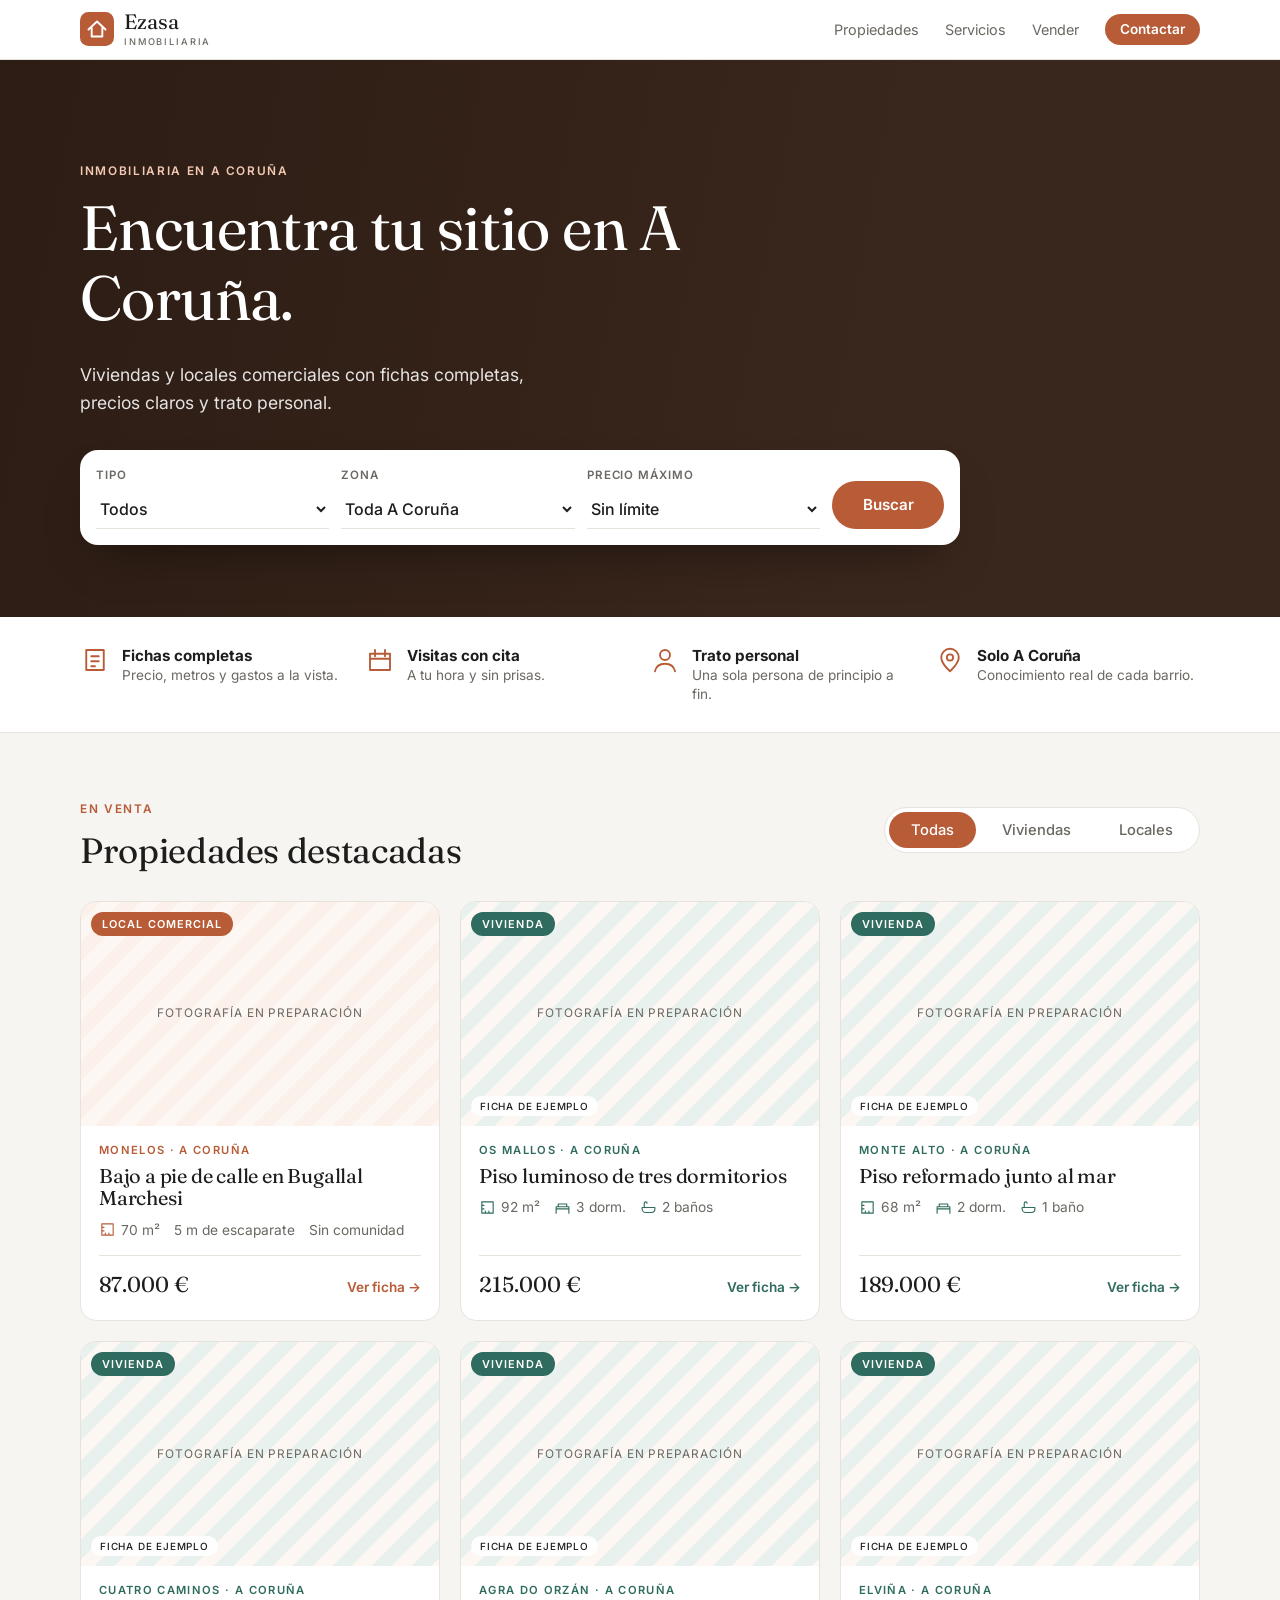
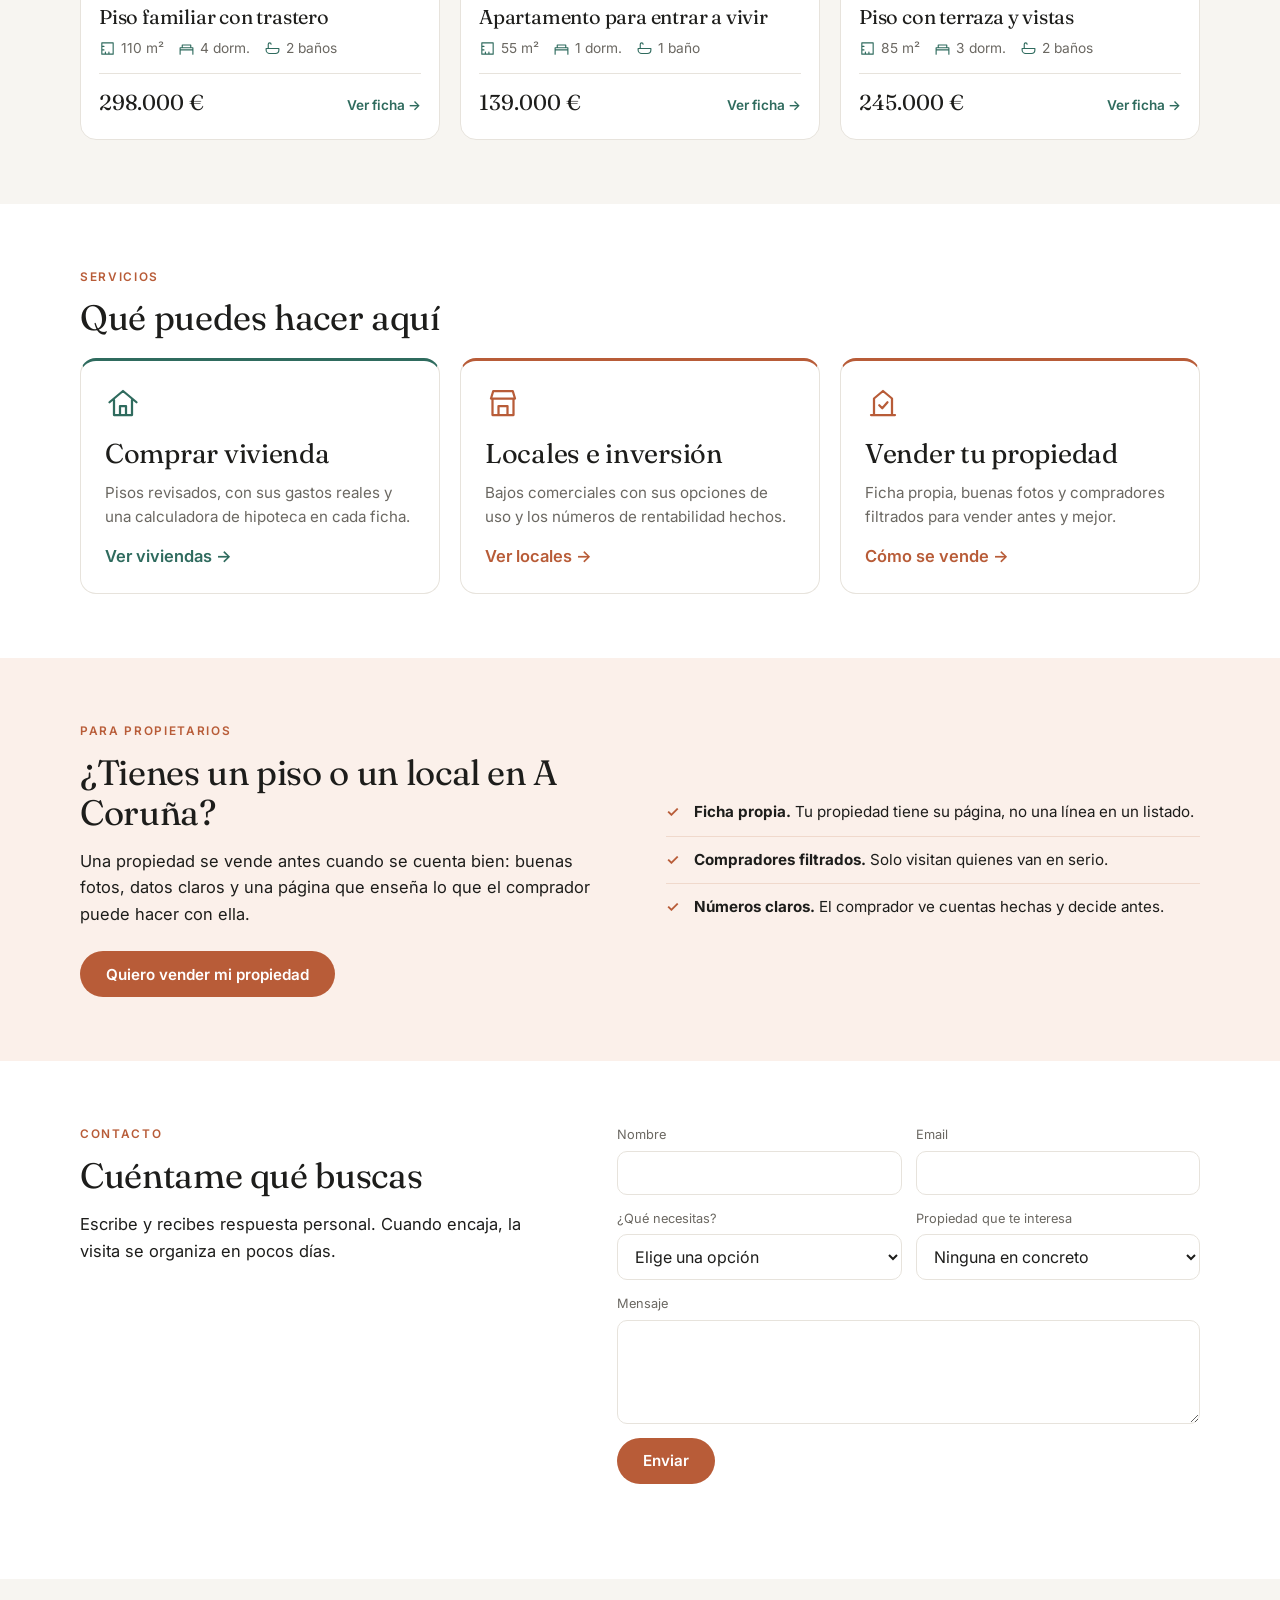
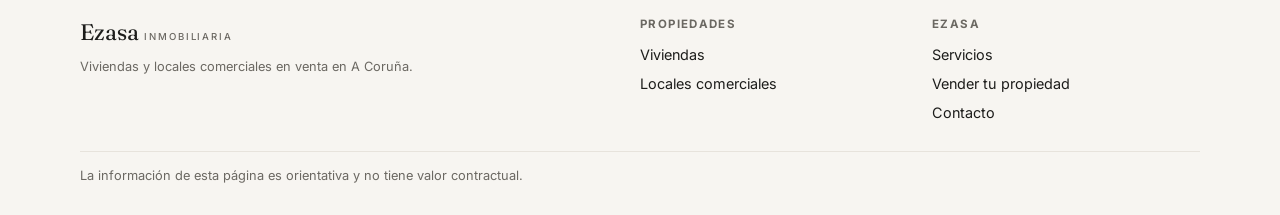
<file: index.html>
<!DOCTYPE html>
<html lang="es">
<head>
<meta charset="utf-8">
<meta name="viewport" content="width=device-width, initial-scale=1">
<title>Ezasa Inmobiliaria · Pisos y locales en A Coruña</title>
<meta name="description" content="Ezasa Inmobiliaria: viviendas y locales comerciales en venta en A Coruña, con fichas completas y trato personal.">
<meta property="og:title" content="Ezasa Inmobiliaria · A Coruña">
<meta property="og:description" content="Viviendas y locales comerciales en venta en A Coruña.">
<meta property="og:type" content="website">
<link rel="preconnect" href="https://fonts.googleapis.com">
<link rel="preconnect" href="https://fonts.gstatic.com" crossorigin>
<link href="https://fonts.googleapis.com/css2?family=Fraunces:opsz,wght@9..144,300;9..144,400;9..144,500&family=Inter:wght@400;500;600&display=swap" rel="stylesheet">
<link rel="stylesheet" href="styles.css">
</head>
<body>

<header class="top">
  <a class="brand" href="#inicio"><svg viewBox="0 0 32 32" aria-hidden="true"><rect width="32" height="32" rx="8"/><path d="M8 16.5 16 9l8 7.5M11 15v8h10v-8"/></svg><span>Ezasa<small>Inmobiliaria</small></span></a>
  <nav>
    <a href="#propiedades">Propiedades</a>
    <a href="#servicios">Servicios</a>
    <a href="#vender">Vender</a>
    <a class="btn btn-small" href="#contacto">Contactar</a>
  </nav>
</header>

<main id="inicio">

  <section class="home-hero">
    <p class="eyebrow">Inmobiliaria en A Coruña</p>
    <h1>Encuentra tu sitio en A Coruña.</h1>
    <p class="lead">Viviendas y locales comerciales con fichas completas, precios claros y trato personal.</p>
    <form class="search" id="search">
      <label>Tipo
        <select name="tipo">
          <option value="">Todos</option>
          <option value="vivienda">Vivienda</option>
          <option value="local">Local comercial</option>
        </select>
      </label>
      <label>Zona
        <select name="zona" id="zonas"><option value="">Toda A Coruña</option></select>
      </label>
      <label>Precio máximo
        <select name="max">
          <option value="">Sin límite</option>
          <option value="150000">150.000 €</option>
          <option value="200000">200.000 €</option>
          <option value="250000">250.000 €</option>
          <option value="300000">300.000 €</option>
        </select>
      </label>
      <button class="btn" type="submit">Buscar</button>
    </form>
  </section>

  <section class="trust" aria-label="Ventajas">
    <div><svg viewBox="0 0 24 24"><path d="M5 4h14v16H5zM9 9h6M9 13h6M9 17h3"/></svg><p><strong>Fichas completas</strong>Precio, metros y gastos a la vista.</p></div>
    <div><svg viewBox="0 0 24 24"><path d="M4 7h16v13H4zM4 11h16M8 4v5M16 4v5"/></svg><p><strong>Visitas con cita</strong>A tu hora y sin prisas.</p></div>
    <div><svg viewBox="0 0 24 24"><circle cx="12" cy="8" r="4"/><path d="M4 21c1-4.5 4-6 8-6s7 1.500 8 6"/></svg><p><strong>Trato personal</strong>Una sola persona de principio a fin.</p></div>
    <div><svg viewBox="0 0 24 24"><path d="M12 21s7-6.200 7-11a7 7 0 0 0-14 0c0 4.800 7 11 7 11z"/><circle cx="12" cy="10" r="2.500"/></svg><p><strong>Solo A Coruña</strong>Conocimiento real de cada barrio.</p></div>
  </section>

  <section id="propiedades" class="listing">
    <div class="listing-head">
      <div>
        <p class="eyebrow">En venta</p>
        <h2>Propiedades destacadas</h2>
      </div>
      <div class="tabs" role="tablist">
        <button role="tab" aria-selected="true" data-filter="">Todas</button>
        <button role="tab" aria-selected="false" data-filter="vivienda">Viviendas</button>
        <button role="tab" aria-selected="false" data-filter="local">Locales</button>
      </div>
    </div>
    <div id="grid" class="grid"></div>
    <p id="empty" class="sub" hidden>No hay propiedades con esos filtros ahora mismo. Prueba a ampliar la búsqueda.</p>
  </section>

  <section id="servicios" class="services">
    <p class="eyebrow">Servicios</p>
    <h2>Qué puedes hacer aquí</h2>
    <div class="service-grid">
      <article class="t-vivienda">
        <svg viewBox="0 0 24 24"><path d="M3 11.500 12 4l9 7.500M6 10v10h12V10M10 20v-6h4v6"/></svg>
        <h3>Comprar vivienda</h3>
        <p>Pisos revisados, con sus gastos reales y una calculadora de hipoteca en cada ficha.</p>
        <a class="link" href="#propiedades" data-go="vivienda">Ver viviendas →</a>
      </article>
      <article class="t-local">
        <svg viewBox="0 0 24 24"><path d="M4 9h16l-1.500-5h-13zM5 9v11h14V9M9 20v-6h6v6"/></svg>
        <h3>Locales e inversión</h3>
        <p>Bajos comerciales con sus opciones de uso y los números de rentabilidad hechos.</p>
        <a class="link" href="#propiedades" data-go="local">Ver locales →</a>
      </article>
      <article>
        <svg viewBox="0 0 24 24"><path d="M4 20h16M6 20V9l6-5 6 5v11M9.500 13.500l2 2 3.500-4"/></svg>
        <h3>Vender tu propiedad</h3>
        <p>Ficha propia, buenas fotos y compradores filtrados para vender antes y mejor.</p>
        <a class="link" href="#vender">Cómo se vende →</a>
      </article>
    </div>
  </section>

  <section id="vender" class="sell">
    <div>
      <p class="eyebrow">Para propietarios</p>
      <h2>¿Tienes un piso o un local en A Coruña?</h2>
      <p>Una propiedad se vende antes cuando se cuenta bien: buenas fotos, datos claros y una página que enseña lo que el comprador puede hacer con ella.</p>
      <a class="btn" href="#contacto">Quiero vender mi propiedad</a>
    </div>
    <ul class="args">
      <li><strong>Ficha propia.</strong> Tu propiedad tiene su página, no una línea en un listado.</li>
      <li><strong>Compradores filtrados.</strong> Solo visitan quienes van en serio.</li>
      <li><strong>Números claros.</strong> El comprador ve cuentas hechas y decide antes.</li>
    </ul>
  </section>

  <section id="contacto" class="contact">
    <div>
      <p class="eyebrow">Contacto</p>
      <h2>Cuéntame qué buscas</h2>
      <p>Escribe y recibes respuesta personal. Cuando encaja, la visita se organiza en pocos días.</p>
    </div>
    <form id="form" novalidate data-subject="Contacto desde la web de Ezasa Inmobiliaria">
      <label>Nombre<input name="Nombre" required autocomplete="name"></label>
      <label>Email<input name="Email" type="email" required autocomplete="email"></label>
      <label>¿Qué necesitas?
        <select name="Motivo" required>
          <option value="">Elige una opción</option>
          <option>Comprar para vivir</option>
          <option>Comprar para invertir</option>
          <option>Montar un negocio</option>
          <option>Vender mi propiedad</option>
        </select>
      </label>
      <label>Propiedad que te interesa
        <select name="Propiedad" id="propiedad"><option value="">Ninguna en concreto</option></select>
      </label>
      <label class="full">Mensaje<textarea name="Mensaje" rows="4"></textarea></label>
      <button class="btn full" type="submit">Enviar</button>
      <p id="formMsg" class="fine full" role="status"></p>
    </form>
  </section>

</main>

<footer class="foot">
  <div>
    <p class="foot-brand">Ezasa <small>Inmobiliaria</small></p>
    <p class="fine">Viviendas y locales comerciales en venta en A Coruña.</p>
  </div>
  <div><h4>Propiedades</h4><a href="#propiedades" data-go="vivienda">Viviendas</a><a href="#propiedades" data-go="local">Locales comerciales</a></div>
  <div><h4>Ezasa</h4><a href="#servicios">Servicios</a><a href="#vender">Vender tu propiedad</a><a href="#contacto">Contacto</a></div>
  <p class="fine foot-legal">La información de esta página es orientativa y no tiene valor contractual.</p>
</footer>

<script src="propiedades.js"></script>
<script src="script.js"></script>
</body>
</html>
</file>
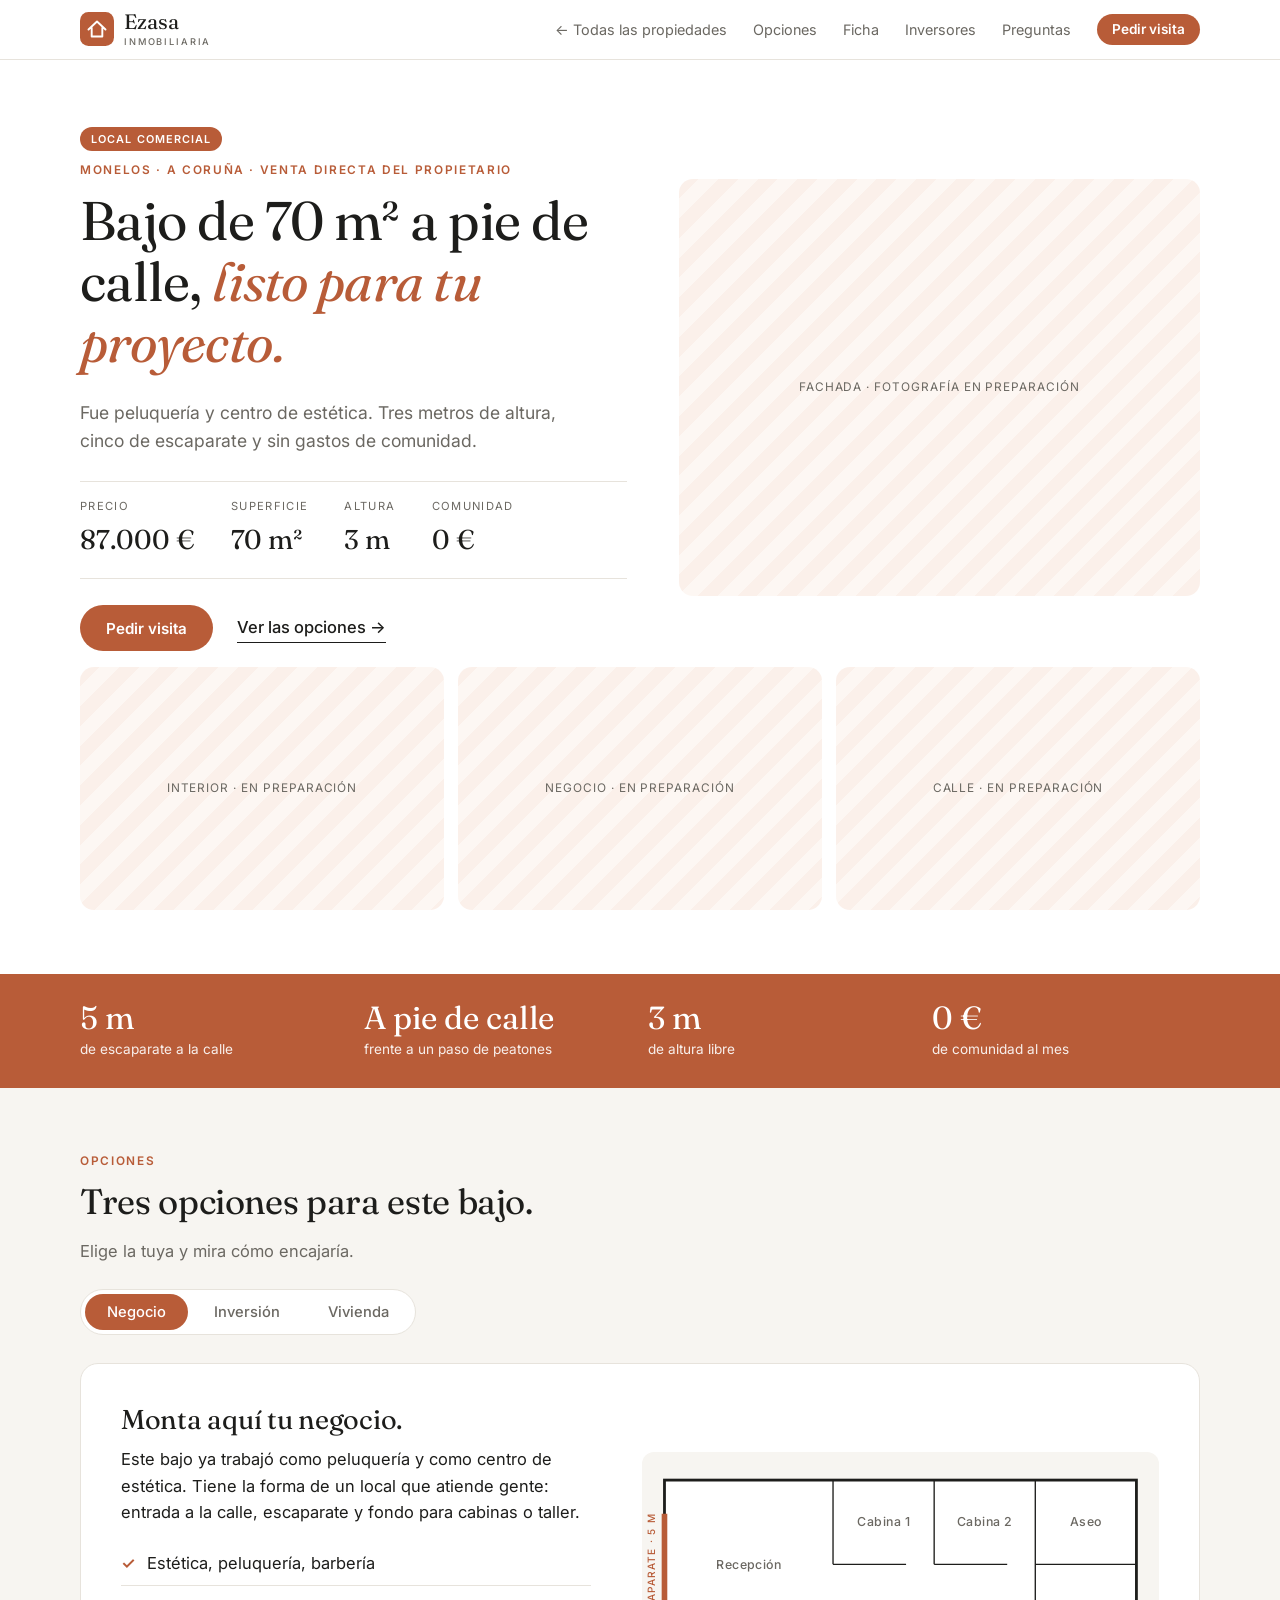
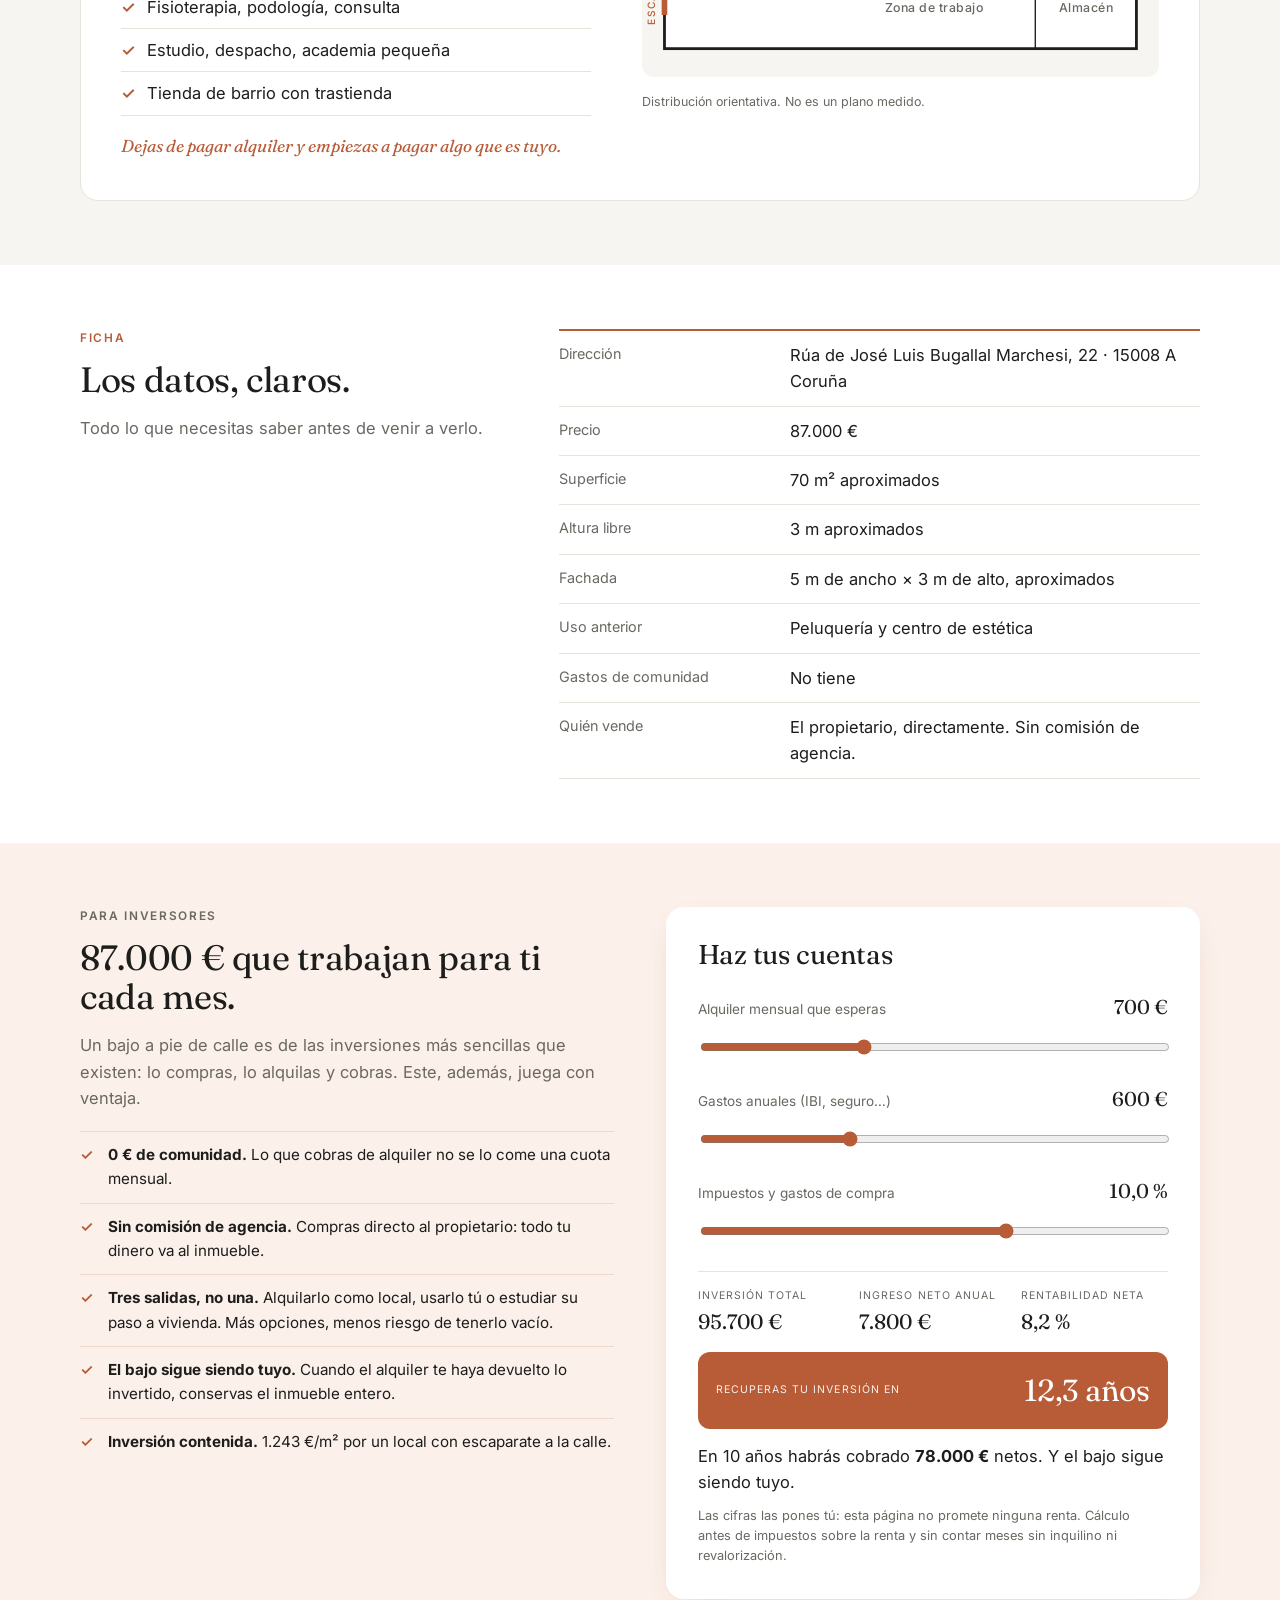
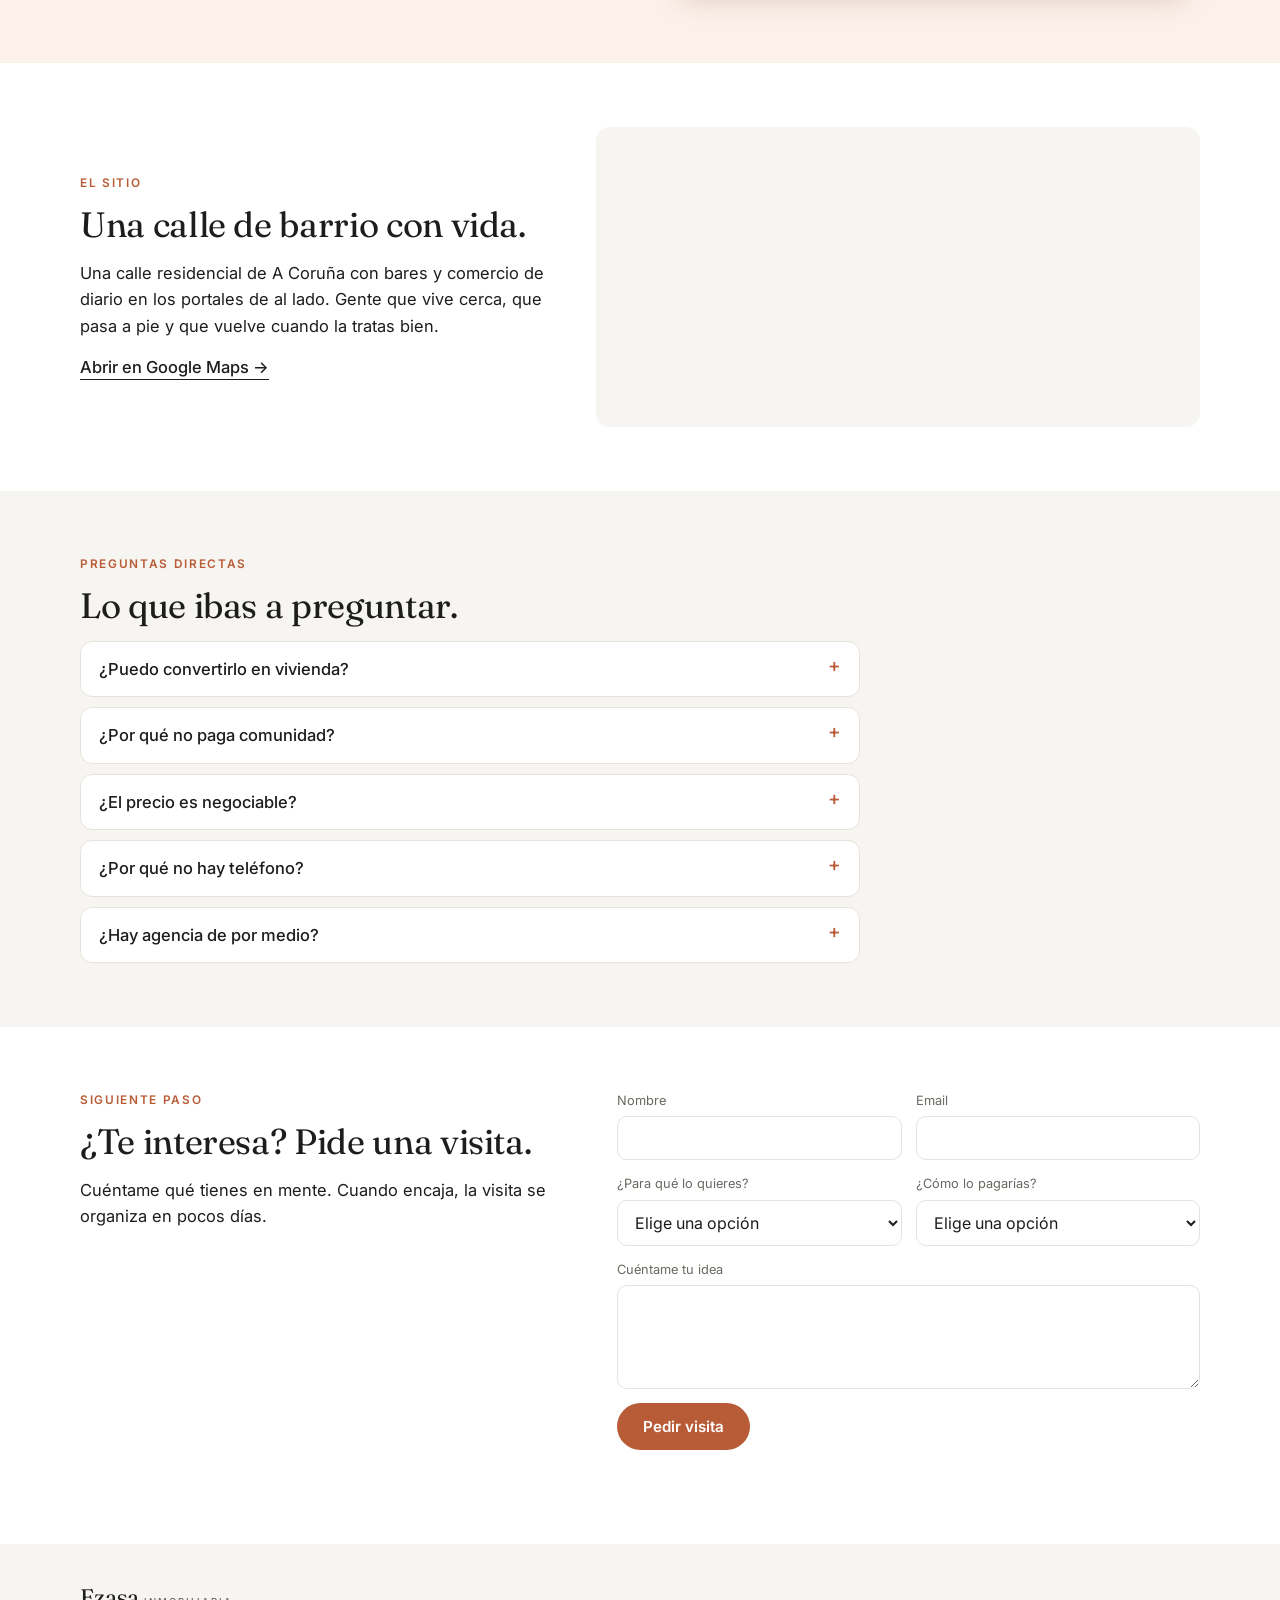
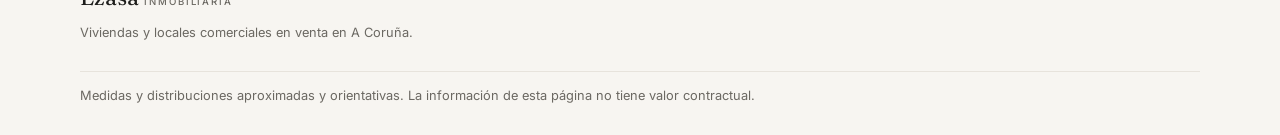
<file: propiedades/bajo-bugallal-marchesi.html>
<!DOCTYPE html>
<html lang="es">
<head>
<meta charset="utf-8">
<meta name="viewport" content="width=device-width, initial-scale=1">
<title>Bajo de 70 m² en Bugallal Marchesi 22 · Ezasa Inmobiliaria</title>
<meta name="description" content="Bajo de 70 m² a pie de calle en A Coruña. 87.000 €. Sin gastos de comunidad. Venta directa del propietario: negocio de barrio, inversión o proyecto de loft.">
<meta property="og:title" content="Bajo de 70 m² en venta · A Coruña">
<meta property="og:description" content="70 m² a pie de calle. 87.000 €. Venta directa, sin comisiones.">
<meta property="og:type" content="website">
<link rel="preconnect" href="https://fonts.googleapis.com">
<link rel="preconnect" href="https://fonts.gstatic.com" crossorigin>
<link href="https://fonts.googleapis.com/css2?family=Fraunces:opsz,wght@9..144,300;9..144,400;9..144,500&family=Inter:wght@400;500;600&display=swap" rel="stylesheet">
<link rel="stylesheet" href="../styles.css">
</head>
<body class="t-local">

<header class="top">
  <a class="brand" href="../index.html"><svg viewBox="0 0 32 32" aria-hidden="true"><rect width="32" height="32" rx="8"/><path d="M8 16.5 16 9l8 7.5M11 15v8h10v-8"/></svg><span>Ezasa<small>Inmobiliaria</small></span></a>
  <nav>
    <a href="../index.html#propiedades">← Todas las propiedades</a>
    <a href="#futuros">Opciones</a>
    <a href="#ficha">Ficha</a>
    <a href="#numeros">Inversores</a>
    <a href="#preguntas">Preguntas</a>
    <a class="btn btn-small" href="#contacto">Pedir visita</a>
  </nav>
</header>

<main id="inicio">

  <section class="hero">
    <div class="hero-text">
      <p class="badge">Local comercial</p>
      <p class="eyebrow">Monelos · A Coruña · Venta directa del propietario</p>
      <h1>Bajo de 70 m² a pie de calle, <em>listo para tu proyecto.</em></h1>
      <p class="lead">Fue peluquería y centro de estética. Tres metros de altura, cinco de escaparate y sin gastos de comunidad.</p>
      <dl class="facts">
        <div><dt>Precio</dt><dd>87.000 €</dd></div>
        <div><dt>Superficie</dt><dd>70 m²</dd></div>
        <div><dt>Altura</dt><dd>3 m</dd></div>
        <div><dt>Comunidad</dt><dd>0 €</dd></div>
      </dl>
      <div class="hero-cta">
        <a class="btn" href="#contacto">Pedir visita</a>
        <a class="link" href="#futuros">Ver las opciones →</a>
      </div>
    </div>
    <div class="ph hero-photo"><img src="https://cdn.gamma.app/69qkpmgsd3rf2vl/design-anything/yeeshGkTKRJGyEjVqM9X3/fF89Qw7L6MBuC-9Oo-o9A.jpg" alt="Fachada (imagen de ejemplo)" loading="eager" onerror="this.remove()"><span>Fachada · fotografía en preparación</span><b>Imagen de ejemplo</b></div>
  </section>

  <section class="photo-strip" aria-label="Fotografías">
    <div class="ph"><img src="https://cdn.gamma.app/69qkpmgsd3rf2vl/design-anything/NB7l1GMgl5FgQXNgw1mXy/lqW7Vl-VLj6CN6DOdnppL.jpg" alt="Interior (imagen de ejemplo)" onerror="this.remove()"><span>Interior · en preparación</span><b>Imagen de ejemplo</b></div>
    <div class="ph"><img src="https://cdn.gamma.app/69qkpmgsd3rf2vl/design-anything/p0EeBNKSfowDdc2KpDkYN/UEOrLgsfkWNfQW8dTA4Q4.jpg" alt="Negocio montado (imagen de ejemplo)" onerror="this.remove()"><span>Negocio · en preparación</span><b>Imagen de ejemplo</b></div>
    <div class="ph"><img src="https://cdn.gamma.app/69qkpmgsd3rf2vl/design-anything/zOiZ2BtaMeIJX7GHjRUbg/q0xwH8LgWZWZcSKFU3pSH.jpg" alt="Calle (imagen de ejemplo)" onerror="this.remove()"><span>Calle · en preparación</span><b>Imagen de ejemplo</b></div>
  </section>

  <section class="punch" aria-label="Lo mejor de este local">
    <div><strong>5 m</strong><span>de escaparate a la calle</span></div>
    <div><strong>A pie de calle</strong><span>frente a un paso de peatones</span></div>
    <div><strong>3 m</strong><span>de altura libre</span></div>
    <div><strong>0 €</strong><span>de comunidad al mes</span></div>
  </section>

  <section id="futuros" class="futures">
    <p class="eyebrow">Opciones</p>
    <h2>Tres opciones para este bajo.</h2>
    <p class="sub">Elige la tuya y mira cómo encajaría.</p>
    <div class="tabs" role="tablist">
      <button role="tab" aria-selected="true" data-tab="negocio">Negocio</button>
      <button role="tab" aria-selected="false" data-tab="inversion">Inversión</button>
      <button role="tab" aria-selected="false" data-tab="loft">Vivienda</button>
    </div>

    <article class="future is-active" data-panel="negocio">
      <div class="future-text">
        <h3>Monta aquí tu negocio.</h3>
        <p>Este bajo ya trabajó como peluquería y como centro de estética. Tiene la forma de un local que atiende gente: entrada a la calle, escaparate y fondo para cabinas o taller.</p>
        <ul class="checks">
          <li>Estética, peluquería, barbería</li>
          <li>Fisioterapia, podología, consulta</li>
          <li>Estudio, despacho, academia pequeña</li>
          <li>Tienda de barrio con trastienda</li>
        </ul>
        <p class="note">Dejas de pagar alquiler y empiezas a pagar algo que es tuyo.</p>
      </div>
      <figure class="plan">
        <svg viewBox="0 0 460 200" role="img" aria-label="Distribución orientativa como negocio">
          <rect x="20" y="25" width="420" height="150" class="wall"/>
          <line x1="20" y1="55" x2="20" y2="145" class="glass"/>
          <line x1="170" y1="25" x2="170" y2="100" class="part"/>
          <line x1="260" y1="25" x2="260" y2="100" class="part"/>
          <line x1="350" y1="25" x2="350" y2="175" class="part"/>
          <line x1="170" y1="100" x2="235" y2="100" class="part"/>
          <line x1="260" y1="100" x2="325" y2="100" class="part"/>
          <line x1="350" y1="100" x2="440" y2="100" class="part"/>
          <text x="95" y="104">Recepción</text>
          <text x="215" y="66">Cabina 1</text>
          <text x="305" y="66">Cabina 2</text>
          <text x="260" y="142">Zona de trabajo</text>
          <text x="395" y="66">Aseo</text>
          <text x="395" y="142">Almacén</text>
          <text x="12" y="104" class="side" transform="rotate(-90 12 104)">Escaparate · 5 m</text>
        </svg>
        <figcaption>Distribución orientativa. No es un plano medido.</figcaption>
      </figure>
    </article>

    <article class="future" data-panel="inversion" hidden>
      <div class="future-text">
        <h3>Cómpralo y alquílalo.</h3>
        <p>Un local diáfano, a pie de calle y sin cuota de comunidad es un activo sencillo de alquilar y barato de mantener. Menos gastos fijos significa más renta limpia para ti.</p>
        <ul class="checks">
          <li>Sin gastos de comunidad</li>
          <li>Planta diáfana: se adapta a casi cualquier inquilino</li>
          <li>Historial de actividad comercial</li>
        </ul>
        <p class="note"><a href="#numeros">Calcula en cuánto tiempo recuperas la inversión →</a></p>
      </div>
      <figure class="plan">
        <svg viewBox="0 0 460 200" role="img" aria-label="Distribución orientativa como local diáfano">
          <rect x="20" y="25" width="420" height="150" class="wall"/>
          <line x1="20" y1="55" x2="20" y2="145" class="glass"/>
          <line x1="380" y1="25" x2="380" y2="90" class="part"/>
          <line x1="380" y1="90" x2="440" y2="90" class="part"/>
          <text x="200" y="104">Planta diáfana</text>
          <text x="410" y="62">Aseo</text>
          <text x="12" y="104" class="side" transform="rotate(-90 12 104)">Escaparate · 5 m</text>
        </svg>
        <figcaption>Distribución orientativa. No es un plano medido.</figcaption>
      </figure>
    </article>

    <article class="future" data-panel="loft" hidden>
      <div class="future-text">
        <h3>Conviértelo en vivienda.</h3>
        <p>Tres metros de techo y planta libre: la base de un loft. En A Coruña cada vez más bajos se convierten en vivienda, y la normativa gallega lo facilita desde 2025.</p>
        <ul class="checks">
          <li>Techos de 3 m</li>
          <li>Entrada independiente desde la calle</li>
          <li>Planta libre para diseñar a tu medida</li>
        </ul>
        <p class="note warn"><strong>Con honestidad:</strong> el cambio de uso a vivienda necesita licencia municipal y un proyecto técnico que confirme luz, ventilación y habitabilidad. Hoy es una posibilidad a estudiar, no una promesa.</p>
      </div>
      <figure class="plan">
        <svg viewBox="0 0 460 200" role="img" aria-label="Distribución orientativa como loft">
          <rect x="20" y="25" width="420" height="150" class="wall"/>
          <line x1="20" y1="55" x2="20" y2="145" class="glass"/>
          <line x1="250" y1="25" x2="250" y2="95" class="part"/>
          <line x1="320" y1="25" x2="320" y2="95" class="part"/>
          <line x1="250" y1="95" x2="320" y2="95" class="part"/>
          <line x1="320" y1="130" x2="320" y2="175" class="part dashed"/>
          <text x="95" y="104">Salón</text>
          <text x="200" y="150">Cocina</text>
          <text x="285" y="64">Baño</text>
          <text x="382" y="104">Dormitorio</text>
          <text x="12" y="104" class="side" transform="rotate(-90 12 104)">Luz natural · 5 m</text>
        </svg>
        <figcaption>Distribución orientativa. Sujeta a proyecto y licencia.</figcaption>
      </figure>
    </article>
  </section>

  <section id="ficha" class="sheet">
    <div class="sheet-head">
      <p class="eyebrow">Ficha</p>
      <h2>Los datos, claros.</h2>
      <p>Todo lo que necesitas saber antes de venir a verlo.</p>
    </div>
    <table>
      <tbody>
        <tr><th>Dirección</th><td>Rúa de José Luis Bugallal Marchesi, 22 · 15008 A Coruña</td></tr>
        <tr><th>Precio</th><td>87.000 €</td></tr>
        <tr><th>Superficie</th><td>70 m² aproximados</td></tr>
        <tr><th>Altura libre</th><td>3 m aproximados</td></tr>
        <tr><th>Fachada</th><td>5 m de ancho × 3 m de alto, aproximados</td></tr>
        <tr><th>Uso anterior</th><td>Peluquería y centro de estética</td></tr>
        <tr><th>Gastos de comunidad</th><td>No tiene</td></tr>
        <tr><th>Quién vende</th><td>El propietario, directamente. Sin comisión de agencia.</td></tr>
      </tbody>
    </table>
  </section>

  <section id="numeros" class="numbers">
    <div class="numbers-text">
      <p class="eyebrow">Para inversores</p>
      <h2>87.000 € que trabajan para ti cada mes.</h2>
      <p>Un bajo a pie de calle es de las inversiones más sencillas que existen: lo compras, lo alquilas y cobras. Este, además, juega con ventaja.</p>
      <ul class="args">
        <li><strong>0 € de comunidad.</strong> Lo que cobras de alquiler no se lo come una cuota mensual.</li>
        <li><strong>Sin comisión de agencia.</strong> Compras directo al propietario: todo tu dinero va al inmueble.</li>
        <li><strong>Tres salidas, no una.</strong> Alquilarlo como local, usarlo tú o estudiar su paso a vivienda. Más opciones, menos riesgo de tenerlo vacío.</li>
        <li><strong>El bajo sigue siendo tuyo.</strong> Cuando el alquiler te haya devuelto lo invertido, conservas el inmueble entero.</li>
        <li><strong>Inversión contenida.</strong> 1.243 €/m² por un local con escaparate a la calle.</li>
      </ul>
    </div>
    <div class="calc">
      <h3>Haz tus cuentas</h3>
      <div class="field">
        <label for="rent">Alquiler mensual que esperas</label><output id="rentOut"></output>
        <input id="rent" type="range" min="300" max="1500" step="25" value="700">
      </div>
      <div class="field">
        <label for="costs">Gastos anuales (IBI, seguro…)</label><output id="costsOut"></output>
        <input id="costs" type="range" min="0" max="2000" step="50" value="600">
      </div>
      <div class="field">
        <label for="fees">Impuestos y gastos de compra</label><output id="feesOut"></output>
        <input id="fees" type="range" min="0" max="15" step="0.5" value="10">
      </div>
      <div class="calc-result">
        <div><span>Inversión total</span><strong id="totalOut"></strong></div>
        <div><span>Ingreso neto anual</span><strong id="netOut"></strong></div>
        <div><span>Rentabilidad neta</span><strong id="yieldOut"></strong></div>
        <div class="big"><span>Recuperas tu inversión en</span><strong id="paybackOut"></strong></div>
      </div>
      <p class="tenyears" id="tenOut"></p>
      <p class="fine">Las cifras las pones tú: esta página no promete ninguna renta. Cálculo antes de impuestos sobre la renta y sin contar meses sin inquilino ni revalorización.</p>
    </div>
  </section>

  <section class="place">
    <div>
      <p class="eyebrow">El sitio</p>
      <h2>Una calle de barrio con vida.</h2>
      <p>Una calle residencial de A Coruña con bares y comercio de diario en los portales de al lado. Gente que vive cerca, que pasa a pie y que vuelve cuando la tratas bien.</p>
      <a class="link" href="https://www.google.com/maps/search/?api=1&query=R%C3%BAa+de+Jos%C3%A9+Luis+Bugallal+Marchesi+22+A+Coru%C3%B1a" target="_blank" rel="noopener">Abrir en Google Maps →</a>
    </div>
    <iframe title="Mapa de la ubicación" loading="lazy" src="https://www.google.com/maps?q=R%C3%BAa+de+Jos%C3%A9+Luis+Bugallal+Marchesi+22,+15008+A+Coru%C3%B1a&output=embed"></iframe>
  </section>

  <section id="preguntas" class="faq">
    <p class="eyebrow">Preguntas directas</p>
    <h2>Lo que ibas a preguntar.</h2>
    <details>
      <summary>¿Puedo convertirlo en vivienda?</summary>
      <p>Es posible que sí, pero hoy no está confirmado. Galicia permite desde 2025 transformar bajos en vivienda sin modificar el plan urbanístico cuando están en edificio residencial y cumplen las normas de habitabilidad. Hace falta proyecto técnico y licencia del Ayuntamiento. Consulta con tu arquitecto antes de decidir.</p>
    </details>
    <details>
      <summary>¿Por qué no paga comunidad?</summary>
      <p>El bajo no participa en los gastos comunes del edificio. Puedes comprobarlo en la documentación registral antes de firmar nada.</p>
    </details>
    <details>
      <summary>¿El precio es negociable?</summary>
      <p>El precio es 87.000 €. Las ofertas serias, con financiación resuelta, se escuchan.</p>
    </details>
    <details>
      <summary>¿Por qué no hay teléfono?</summary>
      <p>Porque vende el propietario, no una centralita. Escribes, cuentas qué buscas y recibes respuesta personal. La visita se concierta después.</p>
    </details>
    <details>
      <summary>¿Hay agencia de por medio?</summary>
      <p>No. Trato directo con el propietario y cero comisiones.</p>
    </details>
  </section>

  <section id="contacto" class="contact">
    <div>
      <p class="eyebrow">Siguiente paso</p>
      <h2>¿Te interesa? Pide una visita.</h2>
      <p>Cuéntame qué tienes en mente. Cuando encaja, la visita se organiza en pocos días.</p>
    </div>
    <form id="form" novalidate data-subject="Visita al bajo de Bugallal Marchesi 22">
      <label>Nombre<input name="nombre" required autocomplete="name"></label>
      <label>Email<input name="email" type="email" required autocomplete="email"></label>
      <label>¿Para qué lo quieres?
        <select name="interes" required>
          <option value="">Elige una opción</option>
          <option>Montar mi negocio</option>
          <option>Invertir y alquilar</option>
          <option>Convertirlo en vivienda</option>
          <option>Otra idea</option>
        </select>
      </label>
      <label>¿Cómo lo pagarías?
        <select name="pago" required>
          <option value="">Elige una opción</option>
          <option>Al contado</option>
          <option>Con hipoteca ya estudiada</option>
          <option>Aún tengo que mirarlo</option>
        </select>
      </label>
      <label class="full">Cuéntame tu idea<textarea name="mensaje" rows="4"></textarea></label>
      <button class="btn full" type="submit">Pedir visita</button>
      <p id="formMsg" class="fine full" role="status"></p>
    </form>
  </section>

</main>

<footer class="foot">
  <div><p class="foot-brand">Ezasa <small>Inmobiliaria</small></p><p class="fine">Viviendas y locales comerciales en venta en A Coruña.</p></div>
  <p class="fine foot-legal">Medidas y distribuciones aproximadas y orientativas. La información de esta página no tiene valor contractual.</p>
</footer>

<script src="../script.js"></script>
</body>
</html>
</file>
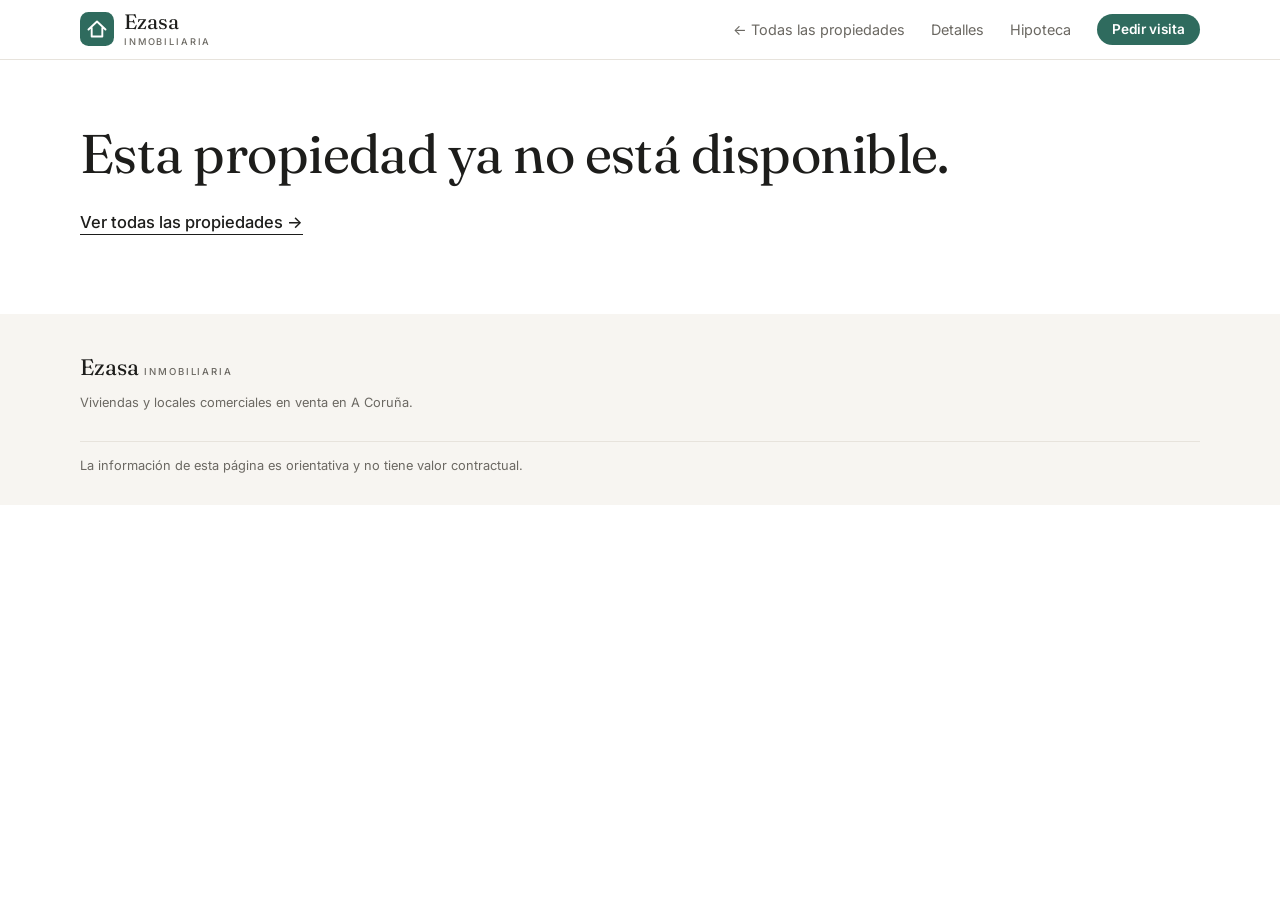
<file: propiedades/vivienda.html>
<!DOCTYPE html>
<html lang="es">
<head>
<meta charset="utf-8">
<meta name="viewport" content="width=device-width, initial-scale=1">
<title>Vivienda en venta · Ezasa Inmobiliaria</title>
<link rel="preconnect" href="https://fonts.googleapis.com">
<link rel="preconnect" href="https://fonts.gstatic.com" crossorigin>
<link href="https://fonts.googleapis.com/css2?family=Fraunces:opsz,wght@9..144,300;9..144,400;9..144,500&family=Inter:wght@400;500;600&display=swap" rel="stylesheet">
<link rel="stylesheet" href="../styles.css">
</head>
<body class="t-vivienda">

<header class="top">
  <a class="brand" href="../index.html"><svg viewBox="0 0 32 32" aria-hidden="true"><rect width="32" height="32" rx="8"/><path d="M8 16.5 16 9l8 7.5M11 15v8h10v-8"/></svg><span>Ezasa<small>Inmobiliaria</small></span></a>
  <nav>
    <a href="../index.html#propiedades">← Todas las propiedades</a>
    <a href="#detalles">Detalles</a>
    <a href="#hipoteca">Hipoteca</a>
    <a class="btn btn-small" href="#contacto">Pedir visita</a>
  </nav>
</header>

<main id="ficha-vivienda">
  <p id="ejemplo" class="example-bar" hidden>Ficha de ejemplo: los datos de esta vivienda son inventados para mostrar el diseño.</p>

  <section class="hero">
    <div class="hero-text">
      <p class="badge">Vivienda</p>
      <p class="eyebrow" id="vZona"></p>
      <h1 id="vTitulo"></h1>
      <p class="lead" id="vDesc"></p>
      <dl class="facts" id="vFacts"></dl>
      <div class="hero-cta">
        <a class="btn" href="#contacto">Pedir visita</a>
        <a class="link" href="#hipoteca">Calcular mi cuota →</a>
      </div>
    </div>
    <div class="ph hero-photo" id="vFoto"><span>Fotografía en preparación</span></div>
  </section>

  <section class="punch" id="vPunch" aria-label="Lo mejor de esta vivienda"></section>

  <section id="detalles" class="sheet">
    <div class="sheet-head">
      <p class="eyebrow">Ficha</p>
      <h2>Los datos, claros.</h2>
      <p>Todo lo que necesitas saber antes de venir a verla.</p>
    </div>
    <table><tbody id="vTabla"></tbody></table>
  </section>

  <section id="hipoteca" class="numbers">
    <div class="numbers-text">
      <p class="eyebrow">Tu hipoteca</p>
      <h2>Mira cuánto pagarías al mes.</h2>
      <p>Mueve la entrada, los años y el interés que te ofrece tu banco. Así llegas a la visita sabiendo si esta casa encaja en tu bolsillo.</p>
      <ul class="args">
        <li><strong>Entrada.</strong> Lo habitual es aportar al menos un 20 % del precio.</li>
        <li><strong>Gastos de compra.</strong> Reserva además un margen para impuestos, notaría y registro.</li>
        <li><strong>Tu banco manda.</strong> El interés real depende de tu perfil y de la oferta que consigas.</li>
      </ul>
    </div>
    <div class="calc">
      <h3>Calcula tu cuota</h3>
      <div class="field"><label for="down">Entrada</label><output id="downOut"></output><input id="down" type="range" min="0" max="60" step="5" value="20"></div>
      <div class="field"><label for="years">Plazo</label><output id="yearsOut"></output><input id="years" type="range" min="5" max="35" step="1" value="25"></div>
      <div class="field"><label for="rate">Interés anual</label><output id="rateOut"></output><input id="rate" type="range" min="1" max="6" step="0.1" value="3"></div>
      <div class="calc-result">
        <div><span>Entrada</span><strong id="downEur"></strong></div>
        <div><span>Hipoteca</span><strong id="loanOut"></strong></div>
        <div><span>Total intereses</span><strong id="intOut"></strong></div>
        <div class="big"><span>Cuota mensual</span><strong id="quotaOut"></strong></div>
      </div>
      <p class="fine">Cálculo orientativo con interés fijo. No es una oferta de financiación.</p>
    </div>
  </section>

  <section id="contacto" class="contact">
    <div>
      <p class="eyebrow">Siguiente paso</p>
      <h2>¿Te interesa? Pide una visita.</h2>
      <p>Cuéntame qué buscas. Cuando encaja, la visita se organiza en pocos días.</p>
    </div>
    <form id="form" novalidate>
      <label>Nombre<input name="Nombre" required autocomplete="name"></label>
      <label>Email<input name="Email" type="email" required autocomplete="email"></label>
      <label>¿Para qué la quieres?
        <select name="Uso" required><option value="">Elige una opción</option><option>Vivir en ella</option><option>Invertir y alquilar</option></select>
      </label>
      <label>¿Cómo la pagarías?
        <select name="Pago" required><option value="">Elige una opción</option><option>Al contado</option><option>Con hipoteca ya estudiada</option><option>Aún tengo que mirarlo</option></select>
      </label>
      <label class="full">Mensaje<textarea name="Mensaje" rows="4"></textarea></label>
      <button class="btn full" type="submit">Pedir visita</button>
      <p id="formMsg" class="fine full" role="status"></p>
    </form>
  </section>
</main>

<footer class="foot">
  <div><p class="foot-brand">Ezasa <small>Inmobiliaria</small></p><p class="fine">Viviendas y locales comerciales en venta en A Coruña.</p></div>
  <p class="fine foot-legal">La información de esta página es orientativa y no tiene valor contractual.</p>
</footer>

<script src="../propiedades.js"></script>
<script src="../script.js"></script>
</body>
</html>
</file>
<file: styles.css>
:root {
  --bg: #ffffff;
  --tint: #f7f5f1;
  --ink: #1d1d1b;
  --muted: #6b6862;
  --line: #e7e3dc;
  --accent: #b85c38;
  --accent-dark: #9a4829;
  --accent-soft: #fbf0ea;
  --green: #2f6b5e;
  --green-soft: #e8f1ee;
  --serif: "Fraunces", Georgia, serif;
  --sans: "Inter", system-ui, sans-serif;
  --max: 1120px;
}

* { box-sizing: border-box; }
html { scroll-behavior: smooth; scroll-padding-top: 70px; }
body { margin: 0; background: var(--bg); color: var(--ink); font: 400 16.5px/1.6 var(--sans); -webkit-font-smoothing: antialiased; }

h1, h2, h3 { font-family: var(--serif); font-weight: 400; line-height: 1.12; margin: 0 0 .45em; letter-spacing: -.01em; }
h1 { font-size: clamp(2.1rem, 4.4vw, 3.4rem); }
h2 { font-size: clamp(1.6rem, 3vw, 2.2rem); }
h3 { font-size: clamp(1.35rem, 2.2vw, 1.7rem); }
em { font-style: italic; color: var(--accent); }
p { margin: 0 0 .9em; max-width: 58ch; }
a { color: inherit; }

.eyebrow { font-size: .74rem; font-weight: 600; letter-spacing: .14em; text-transform: uppercase; color: var(--accent); margin-bottom: 1em; }
.sub { color: var(--muted); }
.fine { font-size: .8rem; color: var(--muted); }
.link { text-decoration: none; border-bottom: 1px solid currentColor; padding-bottom: 2px; font-weight: 500; }
.link:hover { color: var(--accent); }

.btn {
  display: inline-block; background: var(--accent); color: #fff; border: 0; border-radius: 999px; cursor: pointer;
  padding: .9em 1.7em; font: 600 .95rem var(--sans); text-decoration: none; transition: background .2s;
}
.btn:hover { background: var(--accent-dark); }
.btn-small { padding: .55em 1.1em; font-size: .85rem; }

section, .top, footer { padding-left: max(16px, calc((100vw - var(--max)) / 2)); padding-right: max(16px, calc((100vw - var(--max)) / 2)); }
section { padding-top: clamp(36px, 5vw, 64px); padding-bottom: clamp(36px, 5vw, 64px); }

/* Cabecera */
.top {
  position: sticky; top: 0; z-index: 10; display: flex; justify-content: space-between; align-items: center;
  padding-top: 12px; padding-bottom: 12px; background: rgba(255, 255, 255, .94); backdrop-filter: blur(8px);
  border-bottom: 1px solid var(--line);
}
.brand { display: flex; align-items: center; gap: 10px; text-decoration: none; }
.brand svg { width: 34px; height: 34px; }
.brand rect { fill: var(--accent); }
.brand path { fill: none; stroke: #fff; stroke-width: 1.8; stroke-linecap: round; stroke-linejoin: round; }
.brand span { font-family: var(--serif); font-size: 1.3rem; line-height: 1; }
.brand small { display: block; font: 500 .58rem var(--sans); letter-spacing: .2em; text-transform: uppercase; color: var(--muted); margin-top: 3px; }
.top nav { display: flex; align-items: center; gap: 26px; font-size: .9rem; }
.top nav a:not(.btn) { text-decoration: none; color: var(--muted); }
.top nav a:not(.btn):hover { color: var(--ink); }

/* Portada */
.hero { display: grid; grid-template-columns: 1.05fr 1fr; gap: clamp(24px, 4vw, 56px); align-items: center; padding-bottom: 16px; }
.lead { font-size: 1.1rem; color: var(--muted); max-width: 44ch; }
.facts { display: grid; grid-template-columns: repeat(4, auto); justify-content: start; gap: 0 clamp(18px, 3vw, 36px); margin: 1.6em 0; padding: 16px 0; border-top: 1px solid var(--line); border-bottom: 1px solid var(--line); }
.facts dt { font-size: .7rem; letter-spacing: .12em; text-transform: uppercase; color: var(--muted); }
.facts dd { margin: 2px 0 0; font-family: var(--serif); font-size: clamp(1.25rem, 2.2vw, 1.7rem); }
.hero-cta { display: flex; flex-wrap: wrap; align-items: center; gap: 24px; }

/* Fotos */
.ph {
  position: relative; overflow: hidden; aspect-ratio: 3 / 2; display: grid; place-items: center; text-align: center; padding: 16px;
  border-radius: 14px; background: repeating-linear-gradient(135deg, var(--accent-soft) 0 14px, #fdf7f3 14px 28px);
  color: var(--muted); font-size: .74rem; letter-spacing: .08em; text-transform: uppercase;
}
.ph img { position: absolute; inset: 0; width: 100%; height: 100%; object-fit: cover; }
.hero-photo { aspect-ratio: 5 / 4; }
.ph b { position: absolute; left: 10px; bottom: 10px; z-index: 1; background: rgba(255, 255, 255, .9); color: var(--ink); font: 500 .62rem var(--sans); letter-spacing: .08em; padding: 4px 9px; border-radius: 999px; }
.ph:not(:has(img)) b:not(.keep) { display: none; }
.photo-strip { display: grid; grid-template-columns: repeat(3, 1fr); gap: 14px; padding-top: 0; }

/* Portada de la inmobiliaria */
.listing { background: var(--tint); }
.listing-head { display: flex; justify-content: space-between; align-items: end; flex-wrap: wrap; gap: 8px 24px; }
.listing-head h2 { margin-bottom: .3em; }
.listing-head { margin-bottom: 20px; }
.grid { display: grid; grid-template-columns: repeat(3, 1fr); gap: 20px; }
.card { background: #fff; border: 1px solid var(--line); border-radius: 16px; overflow: hidden; text-decoration: none; display: flex; flex-direction: column; transition: transform .2s, box-shadow .2s; }
.card[hidden] { display: none; }
a.card:hover { transform: translateY(-3px); box-shadow: 0 16px 34px -22px rgba(120, 60, 30, .45); }
.card .ph { border-radius: 0; }
.card-body { padding: 16px 18px 18px; display: flex; flex-direction: column; flex: 1; }
.card-zone { font-size: .7rem; font-weight: 600; letter-spacing: .12em; text-transform: uppercase; color: var(--accent); margin-bottom: .5em; }
.card h3 { font-size: 1.25rem; }
.card-data { color: var(--muted); font-size: .9rem; }
.card-foot { display: flex; justify-content: space-between; align-items: baseline; margin: auto 0 0; padding-top: 12px; border-top: 1px solid var(--line); }
.card-foot strong { font-family: var(--serif); font-size: 1.35rem; font-weight: 400; }
.card-foot span { font-size: .85rem; color: var(--muted); }
a.card .card-foot span { color: var(--accent); font-weight: 600; }
.steps { display: grid; grid-template-columns: repeat(3, 1fr); gap: 20px; margin-top: 1.4em; }
.steps > div { border-top: 2px solid var(--accent); padding-top: 14px; }
.steps b { font-family: var(--serif); font-size: 1.6rem; font-weight: 400; color: var(--accent); }
.steps h3 { font-size: 1.2rem; margin-top: .2em; }
.steps p { color: var(--muted); font-size: .95rem; margin: 0; }
.sell { display: grid; grid-template-columns: 1fr 1fr; gap: clamp(24px, 4vw, 56px); align-items: center; background: var(--accent-soft); }
.sell .btn { margin-top: .6em; }
.sell .args { margin: 0; }
.sell .args li:first-child { border-top: 0; }
@media (max-width: 820px) {
  .grid, .steps, .sell { grid-template-columns: 1fr; }
}
@media (min-width: 821px) and (max-width: 1040px) { .grid { grid-template-columns: 1fr 1fr; } }

/* Opciones */
.futures { background: var(--tint); }
.tabs { display: inline-flex; gap: 4px; padding: 4px; margin: .6em 0 28px; background: #fff; border: 1px solid var(--line); border-radius: 999px; max-width: 100%; overflow-x: auto; }
.tabs button { background: none; border: 0; border-radius: 999px; cursor: pointer; padding: 9px 22px; font: 500 .92rem var(--sans); color: var(--muted); white-space: nowrap; }
.tabs button[aria-selected="true"] { background: var(--accent); color: #fff; }
.future { display: grid; grid-template-columns: 1fr 1.1fr; gap: clamp(24px, 4vw, 56px); align-items: center; background: #fff; border: 1px solid var(--line); border-radius: 18px; padding: clamp(20px, 3.5vw, 40px); }
.future[hidden] { display: none; }
.checks { list-style: none; padding: 0; margin: 1em 0; }
.checks li { padding: 8px 0 8px 26px; border-bottom: 1px solid var(--line); position: relative; }
.checks li::before { content: "✓"; position: absolute; left: 0; color: var(--accent); font-weight: 600; }
.note { font-family: var(--serif); font-size: 1.08rem; font-style: italic; color: var(--accent); margin-bottom: 0; }
.note.warn { font: 400 .88rem/1.55 var(--sans); color: var(--ink); background: var(--accent-soft); padding: 14px 16px; border-radius: 10px; }

.plan { margin: 0; }
.plan svg { width: 100%; height: auto; background: var(--tint); border-radius: 12px; }
.plan .wall { fill: #fff; stroke: var(--ink); stroke-width: 2.5; }
.plan .glass { stroke: var(--accent); stroke-width: 5; }
.plan .part { stroke: var(--ink); stroke-width: 1.2; }
.plan .dashed { stroke-dasharray: 5 5; }
.plan text { font: 500 11px var(--sans); fill: var(--muted); text-anchor: middle; letter-spacing: .04em; }
.plan .side { fill: var(--accent); font-size: 9px; text-transform: uppercase; letter-spacing: .12em; }
.plan figcaption { font-size: .78rem; color: var(--muted); margin-top: 8px; }

/* Ficha */
.sheet { display: grid; grid-template-columns: 1fr 1.5fr; gap: clamp(24px, 4vw, 56px); }
.sheet-head p:last-child { color: var(--muted); }
table { width: 100%; border-collapse: collapse; border-top: 2px solid var(--accent); align-self: start; }
th, td { text-align: left; padding: 11px 0; border-bottom: 1px solid var(--line); vertical-align: top; }
th { width: 36%; font-weight: 400; color: var(--muted); font-size: .9rem; padding-right: 16px; }

/* Números */
.numbers { display: grid; grid-template-columns: 1fr 1fr; gap: clamp(24px, 4vw, 56px); align-items: start; background: var(--accent-soft); }
.numbers-text > p { color: var(--muted); }
.args { list-style: none; padding: 0; margin: 1.2em 0 0; }
.args li { padding: 11px 0 11px 28px; border-top: 1px solid #f0d9cc; position: relative; font-size: .95rem; }
.args li::before { content: "✓"; position: absolute; left: 0; color: var(--accent); font-weight: 600; }
.calc { background: #fff; border-radius: 18px; padding: clamp(20px, 3vw, 32px); box-shadow: 0 10px 30px -18px rgba(120, 60, 30, .35); }
.calc h3 { margin-bottom: .8em; }
.field { display: grid; grid-template-columns: 1fr auto; align-items: baseline; gap: 2px 12px; margin-bottom: 14px; }
.field label { font-size: .85rem; color: var(--muted); }
.field output { font-family: var(--serif); font-size: 1.25rem; }
.field input { grid-column: 1 / -1; width: 100%; accent-color: var(--accent); }
.calc-result { display: grid; grid-template-columns: repeat(3, 1fr); gap: 14px; margin-top: 18px; padding-top: 16px; border-top: 1px solid var(--line); }
.calc-result span { display: block; font-size: .66rem; letter-spacing: .1em; text-transform: uppercase; color: var(--muted); }
.calc-result strong { font-family: var(--serif); font-size: 1.3rem; font-weight: 400; white-space: nowrap; }
.calc-result .big { grid-column: 1 / -1; background: var(--accent); border-radius: 12px; padding: 14px 18px; display: flex; justify-content: space-between; align-items: center; gap: 12px; }
.calc-result .big span { color: #fff; opacity: .9; }
.calc-result .big strong { color: #fff; font-size: 1.9rem; white-space: nowrap; }
.tenyears { margin: 14px 0 10px; max-width: none; }
.calc .fine { margin: 0; }

/* Sitio */
.place { display: grid; grid-template-columns: 1fr 1.3fr; gap: clamp(24px, 4vw, 56px); align-items: center; }
.place iframe { width: 100%; height: 300px; border: 0; border-radius: 14px; background: var(--tint); }

/* Preguntas */
.faq { background: var(--tint); }
details { background: #fff; border: 1px solid var(--line); border-radius: 12px; padding: 14px 18px; margin-top: 10px; max-width: 780px; }
summary { cursor: pointer; font-weight: 500; list-style: none; display: flex; justify-content: space-between; gap: 16px; }
summary::-webkit-details-marker { display: none; }
summary::after { content: "+"; color: var(--accent); font-size: 1.2rem; line-height: 1; }
details[open] summary::after { content: "–"; }
details p { margin: 10px 0 0; color: var(--muted); font-size: .95rem; }

/* Contacto */
.contact { display: grid; grid-template-columns: 1fr 1.2fr; gap: clamp(24px, 4vw, 56px); }
form { display: grid; grid-template-columns: 1fr 1fr; gap: 14px; }
form label { font-size: .8rem; color: var(--muted); display: grid; gap: 5px; }
.full { grid-column: 1 / -1; }
input, select, textarea { width: 100%; font: 400 1rem var(--sans); color: var(--ink); background: #fff; border: 1px solid var(--line); border-radius: 10px; padding: 11px 13px; }
input:focus, select:focus, textarea:focus { outline: 2px solid var(--accent); outline-offset: -1px; }
form .btn { justify-self: start; }
#formMsg { margin: 0; min-height: 1.3em; }

footer { padding-top: 24px; padding-bottom: 28px; border-top: 1px solid var(--line); font-size: .9rem; }
footer p { max-width: none; margin-bottom: .3em; }

@media (max-width: 820px) {
  .top nav a:not(.btn) { display: none; }
  .hero, .future, .sheet, .numbers, .place, .contact, form { grid-template-columns: 1fr; }
  .facts { grid-template-columns: 1fr 1fr; gap: 14px 24px; }
  .photo-strip { gap: 8px; }
  th { width: 42%; }
  .calc-result { grid-template-columns: 1fr 1fr; }
}

/* Tipos de propiedad: local comercial en terracota, vivienda en verde */
.t-vivienda { --accent: var(--green); --accent-dark: #24554a; --accent-soft: var(--green-soft); }
.badge { display: inline-block; background: var(--accent); color: #fff; font: 600 .68rem var(--sans); font-style: normal; letter-spacing: .1em; text-transform: uppercase; padding: 5px 11px; border-radius: 999px; margin: 0 0 .9em; }
.card .badge { position: absolute; top: 10px; left: 10px; z-index: 1; margin: 0; }
.example-bar { max-width: none; margin: 0; padding: 8px 16px; text-align: center; font-size: .82rem; background: #fff6d6; color: #6b5300; }

/* Portada */
.home-hero {
  color: #fff; padding-top: clamp(56px, 8vw, 104px); padding-bottom: clamp(40px, 6vw, 72px);
  background: linear-gradient(100deg, rgba(38, 24, 16, .82) 0%, rgba(38, 24, 16, .45) 70%), url("https://cdn.gamma.app/69qkpmgsd3rf2vl/design-anything/NB7l1GMgl5FgQXNgw1mXy/lqW7Vl-VLj6CN6DOdnppL.jpg") center / cover, #4a3226;
}
.home-hero .eyebrow { color: #f3c9b3; }
.home-hero h1 { font-size: clamp(2.3rem, 5vw, 3.9rem); max-width: 16ch; }
.home-hero .lead { color: rgba(255, 255, 255, .88); max-width: 46ch; }
.search { display: grid; grid-template-columns: 1fr 1fr 1fr auto; gap: 12px; align-items: end; background: #fff; border-radius: 18px; padding: 16px; margin-top: 2em; max-width: 880px; box-shadow: 0 24px 50px -24px rgba(0, 0, 0, .5); }
.search label { font-size: .72rem; font-weight: 600; letter-spacing: .08em; text-transform: uppercase; color: var(--muted); }
.search select { border: 0; border-bottom: 1px solid var(--line); border-radius: 0; padding: 8px 0; font-weight: 500; }
.search .btn { padding: .95em 2em; }

.trust { display: grid; grid-template-columns: repeat(4, 1fr); gap: 20px; padding-top: 28px; padding-bottom: 28px; border-bottom: 1px solid var(--line); }
.trust div { display: flex; gap: 12px; align-items: flex-start; }
.trust svg, .service-grid svg { flex: none; width: 30px; height: 30px; fill: none; stroke: var(--accent); stroke-width: 1.5; stroke-linecap: round; stroke-linejoin: round; }
.trust p { margin: 0; font-size: .85rem; color: var(--muted); line-height: 1.4; }
.trust strong { display: block; color: var(--ink); font-size: .95rem; }

.specs { list-style: none; display: flex; flex-wrap: wrap; gap: 6px 14px; padding: 0; margin: 0 0 14px; font-size: .86rem; color: var(--muted); }
.specs li { display: flex; align-items: center; gap: 5px; }
.specs svg { width: 17px; height: 17px; fill: none; stroke: var(--accent); stroke-width: 1.6; stroke-linecap: round; stroke-linejoin: round; }
.card .ph { aspect-ratio: 16 / 10; }
.card-foot span { color: var(--accent) !important; font-weight: 600; }

.service-grid { display: grid; grid-template-columns: repeat(3, 1fr); gap: 20px; margin-top: 1.2em; }
.service-grid article { border: 1px solid var(--line); border-radius: 16px; padding: 24px; border-top: 3px solid var(--accent); }
.service-grid svg { width: 36px; height: 36px; margin-bottom: 10px; }
.service-grid p { color: var(--muted); font-size: .95rem; }
.service-grid .link { color: var(--accent); border: 0; font-weight: 600; }

/* Banda de puntos fuertes de cada ficha */
.punch { display: grid; grid-template-columns: repeat(4, 1fr); gap: 16px; background: var(--accent); color: #fff; padding-top: 26px; padding-bottom: 26px; }
.punch strong { display: block; font-family: var(--serif); font-size: clamp(1.4rem, 2.6vw, 2rem); font-weight: 400; line-height: 1.1; }
.punch span { font-size: .85rem; opacity: .9; }

/* Pie */
.foot { display: grid; grid-template-columns: 2fr 1fr 1fr; gap: 24px; background: var(--tint); padding-top: 36px; padding-bottom: 28px; border-top: 0; }
.foot-brand { font-family: var(--serif); font-size: 1.4rem; margin: 0 0 .3em; }
.foot-brand small { font: 500 .6rem var(--sans); letter-spacing: .2em; text-transform: uppercase; color: var(--muted); }
.foot h4 { margin: 0 0 .6em; font-size: .72rem; letter-spacing: .12em; text-transform: uppercase; color: var(--muted); }
.foot a { display: block; text-decoration: none; padding: 3px 0; }
.foot a:hover { color: var(--accent); }
.foot-legal { grid-column: 1 / -1; border-top: 1px solid var(--line); padding-top: 14px; margin: 0; }

@media (max-width: 820px) {
  .search, .service-grid, .foot { grid-template-columns: 1fr; }
  .trust, .punch { grid-template-columns: 1fr 1fr; }
}
</file>
